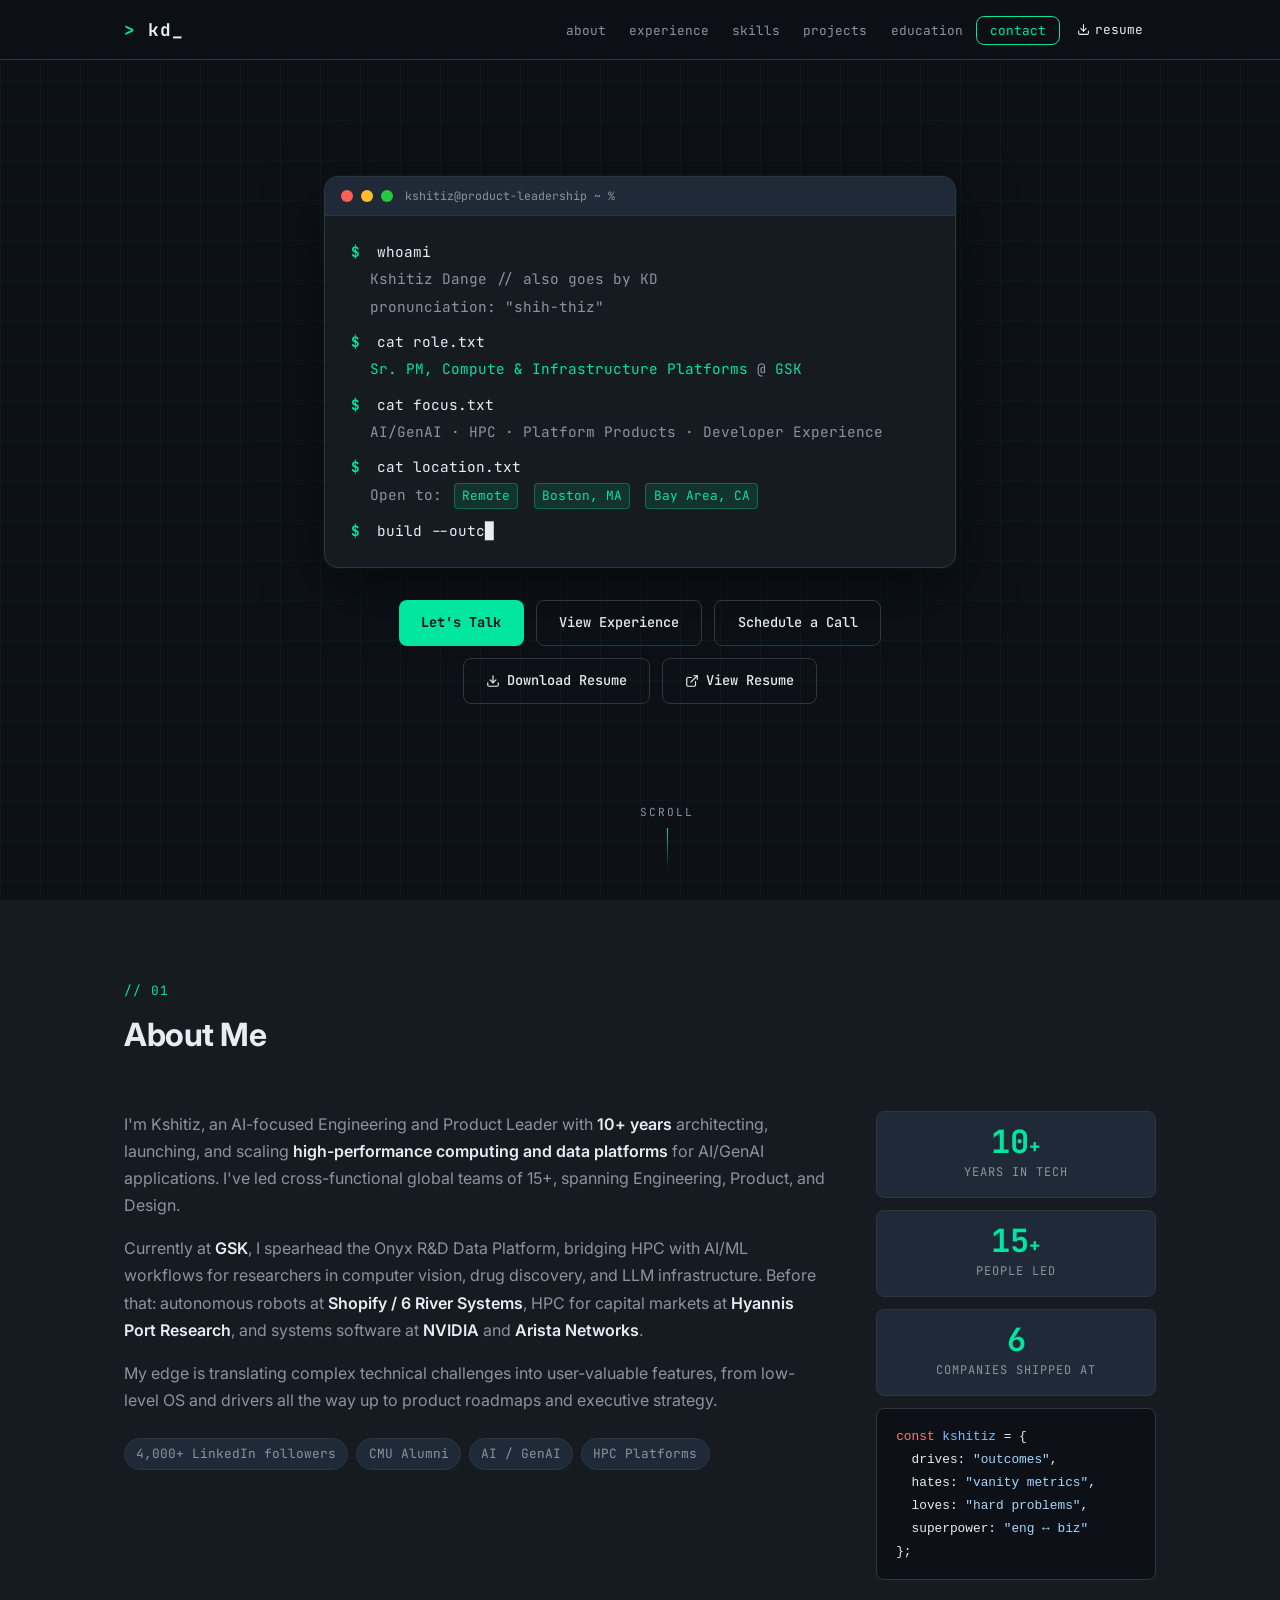
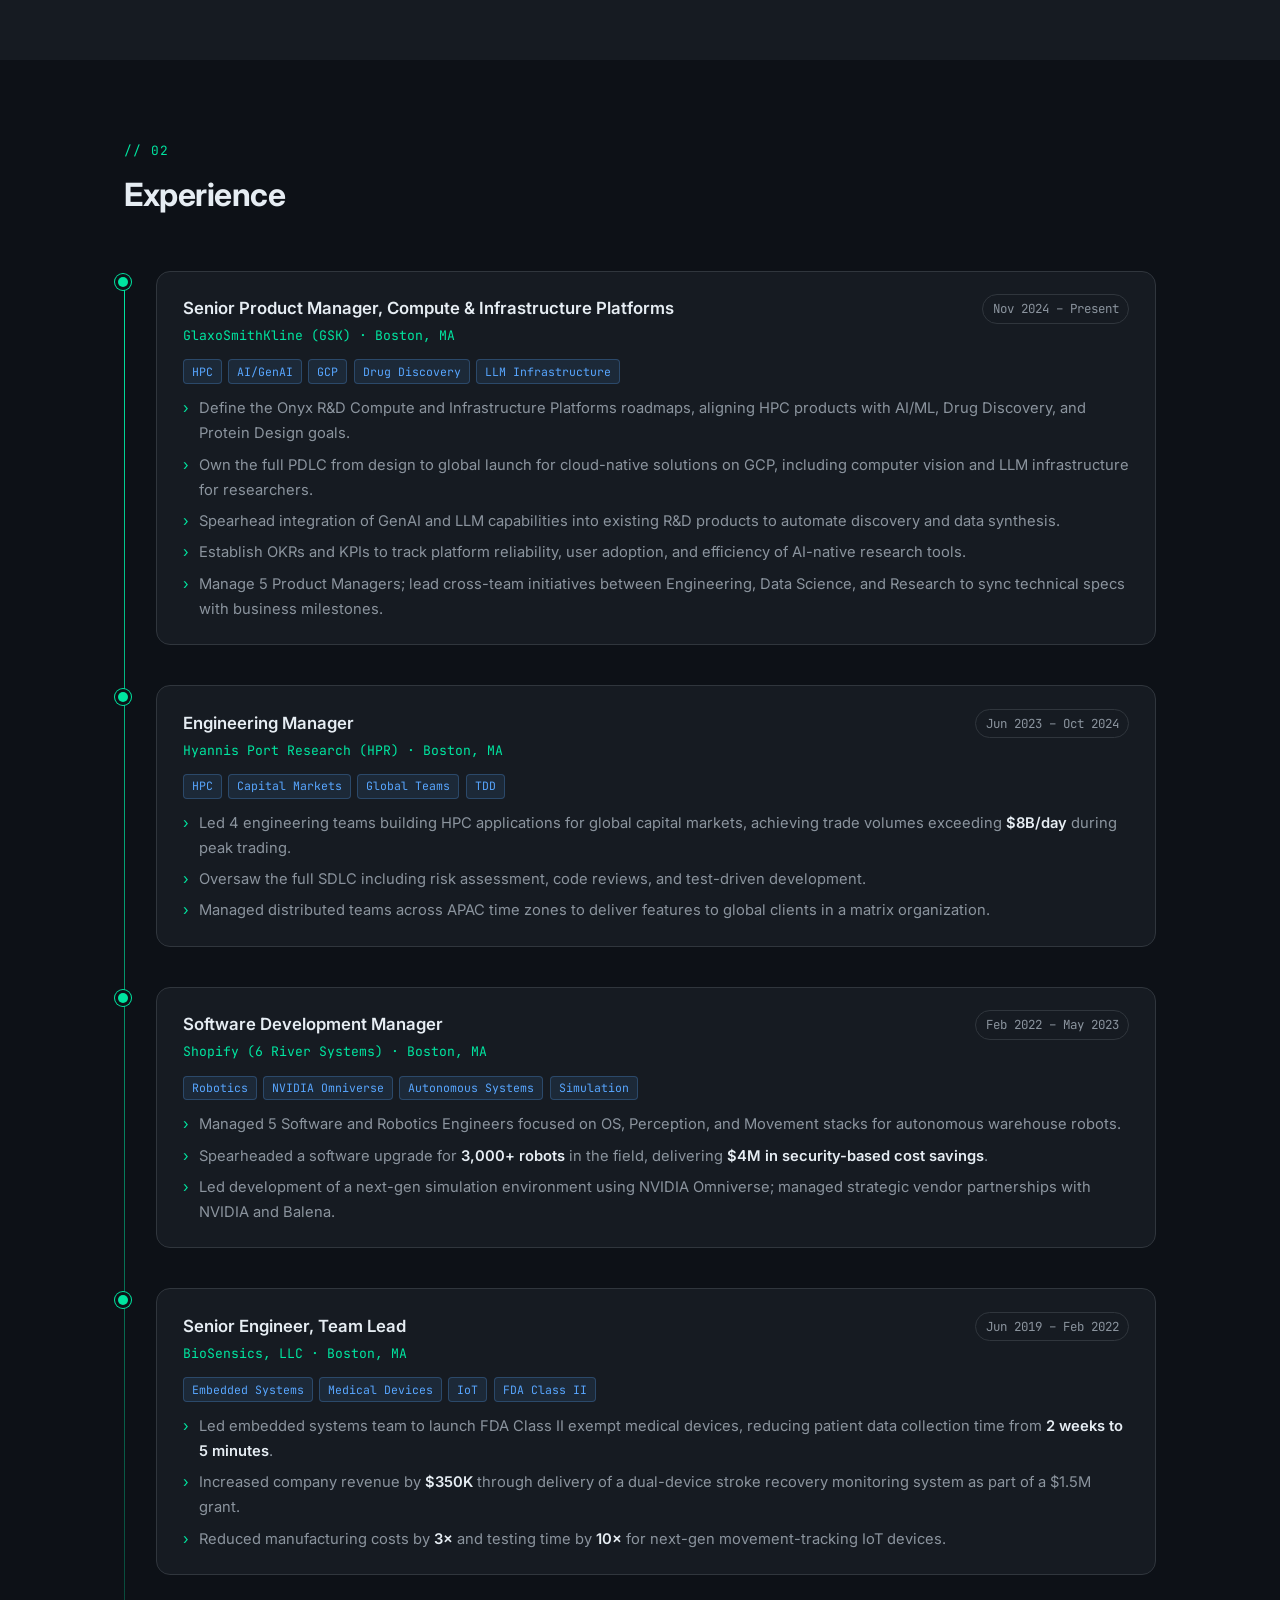
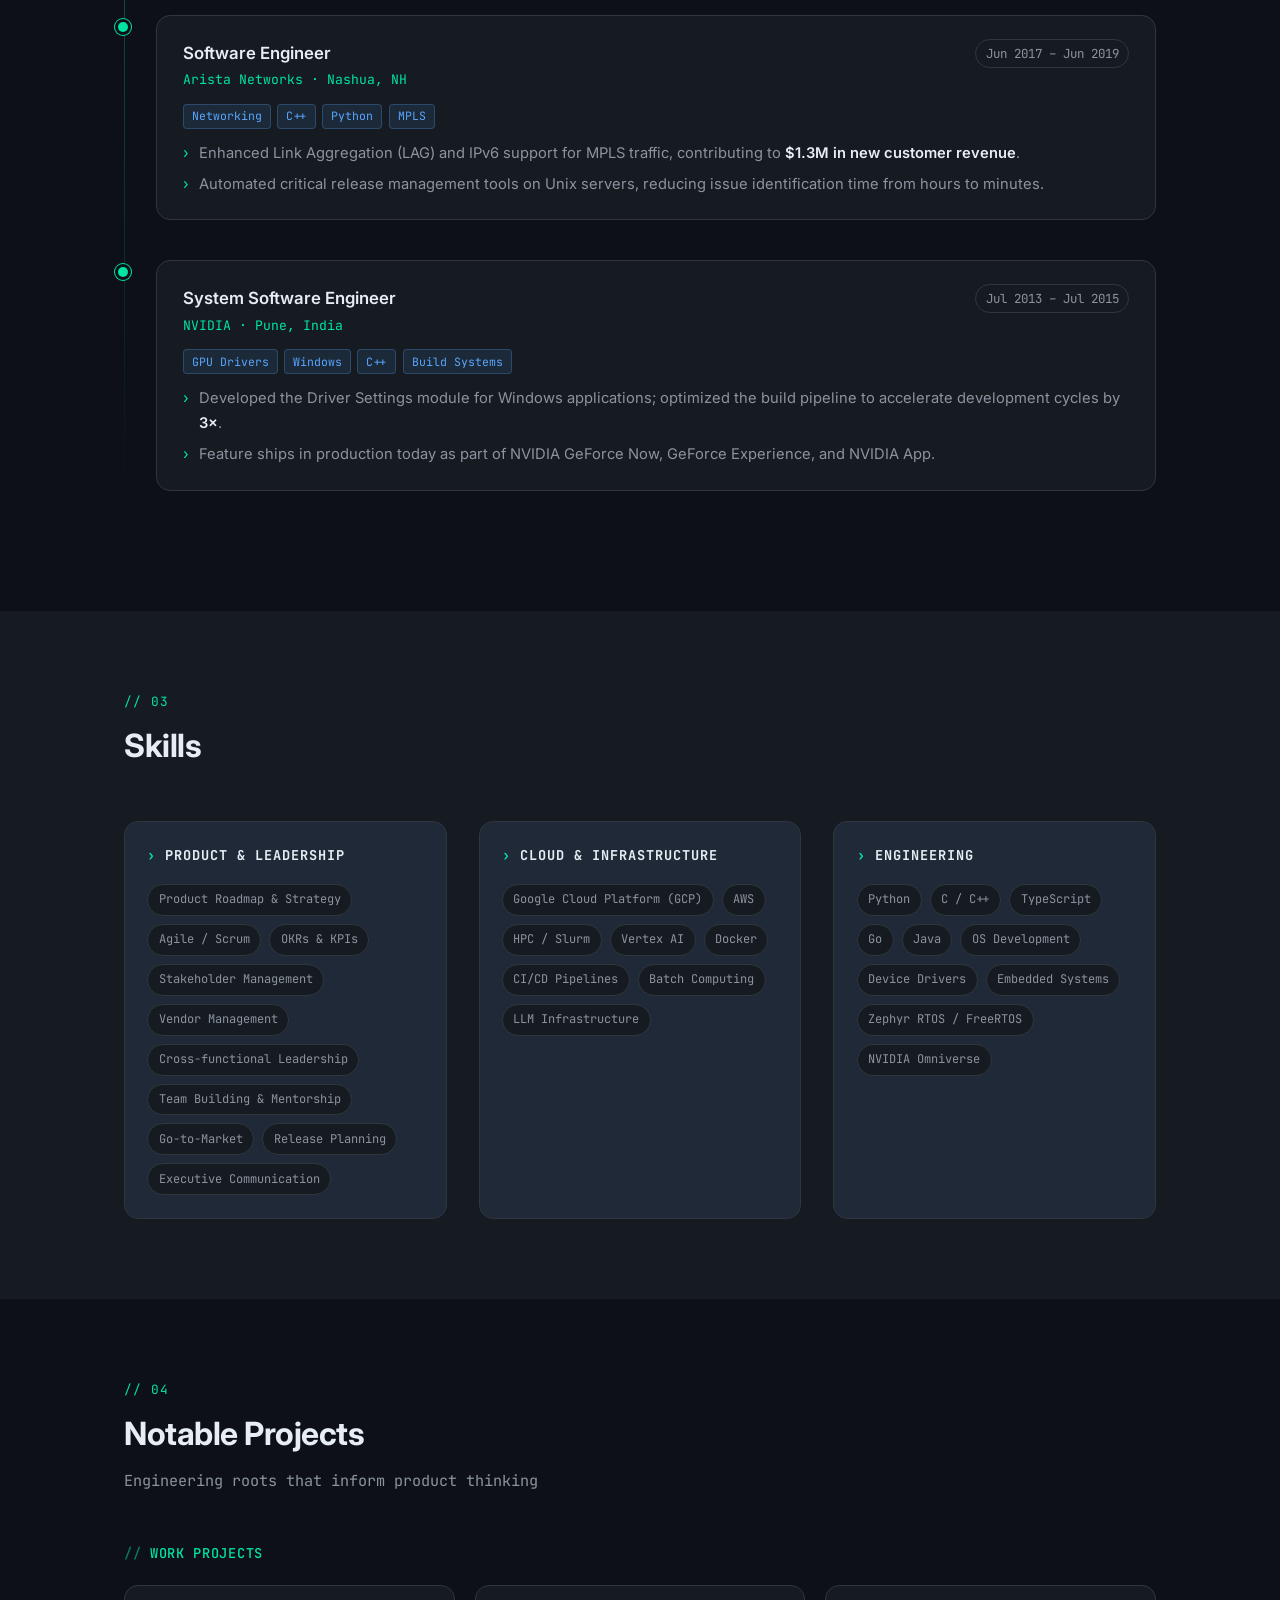
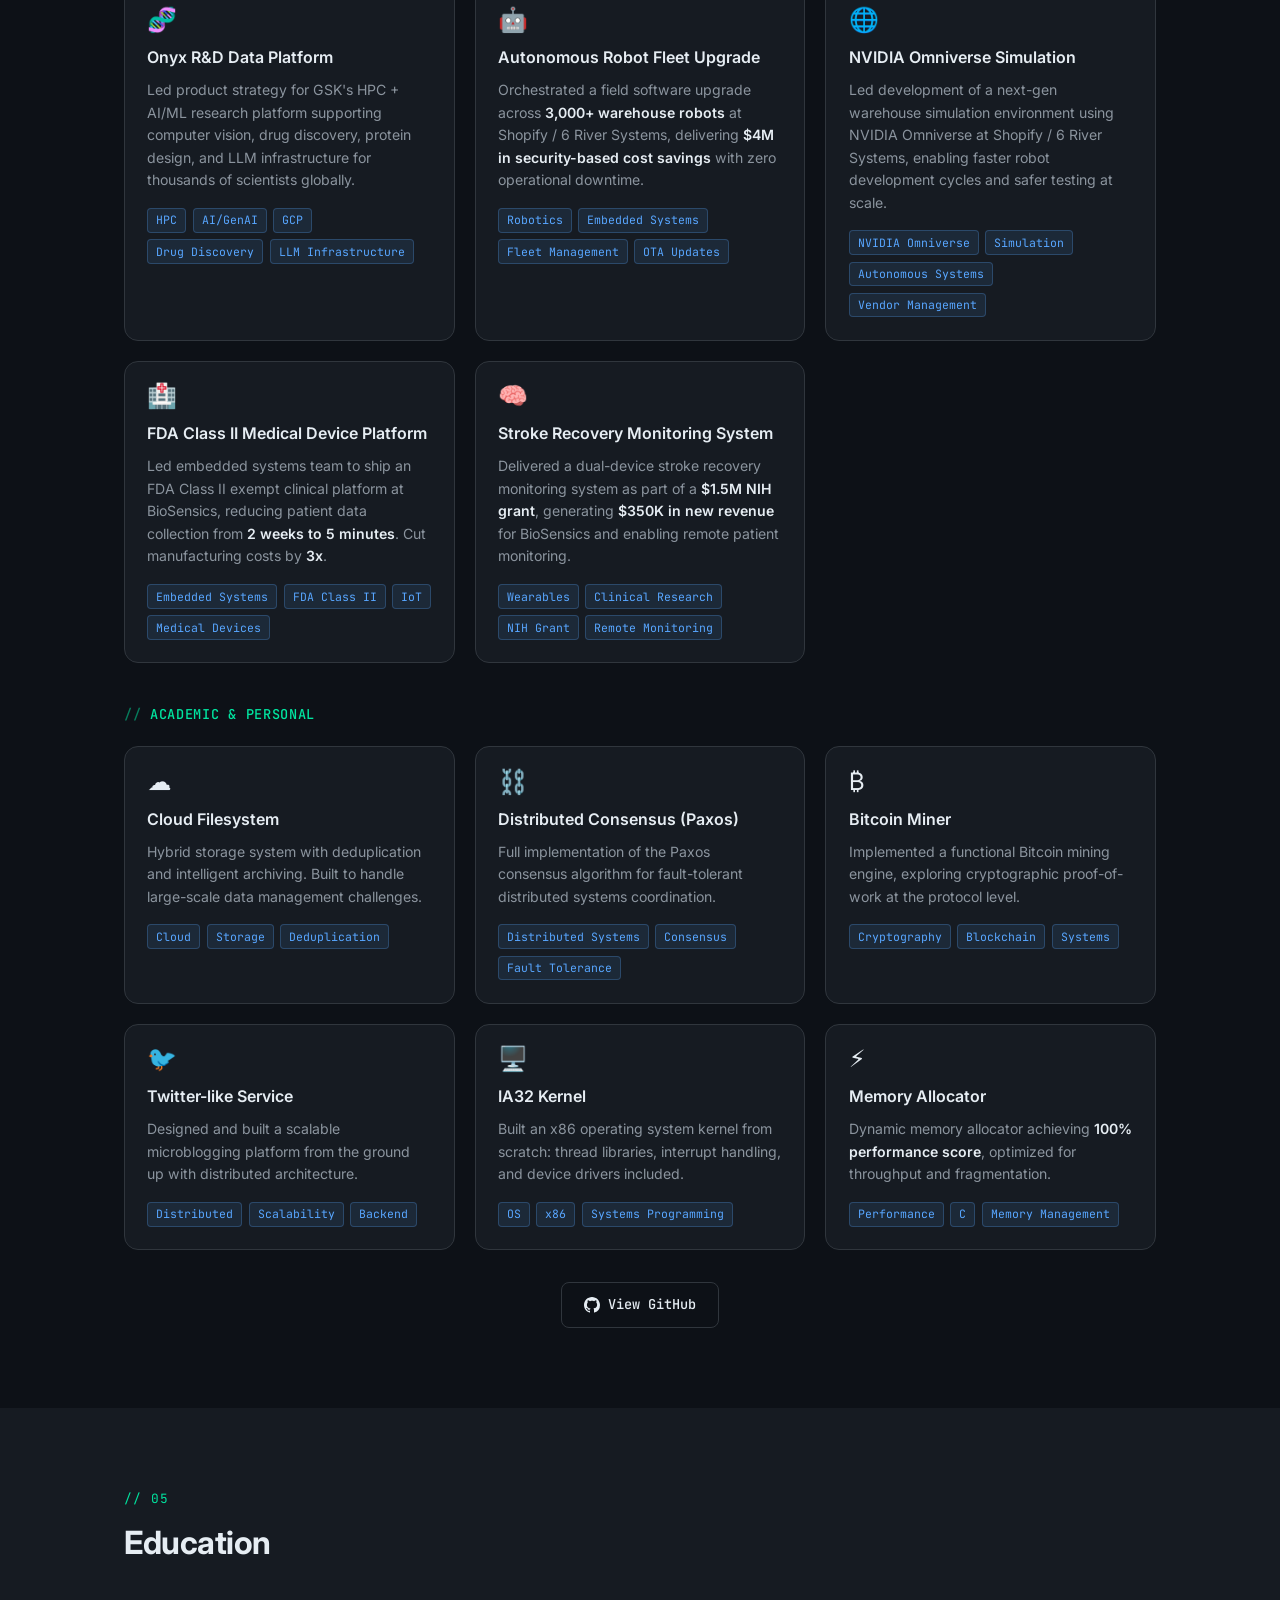
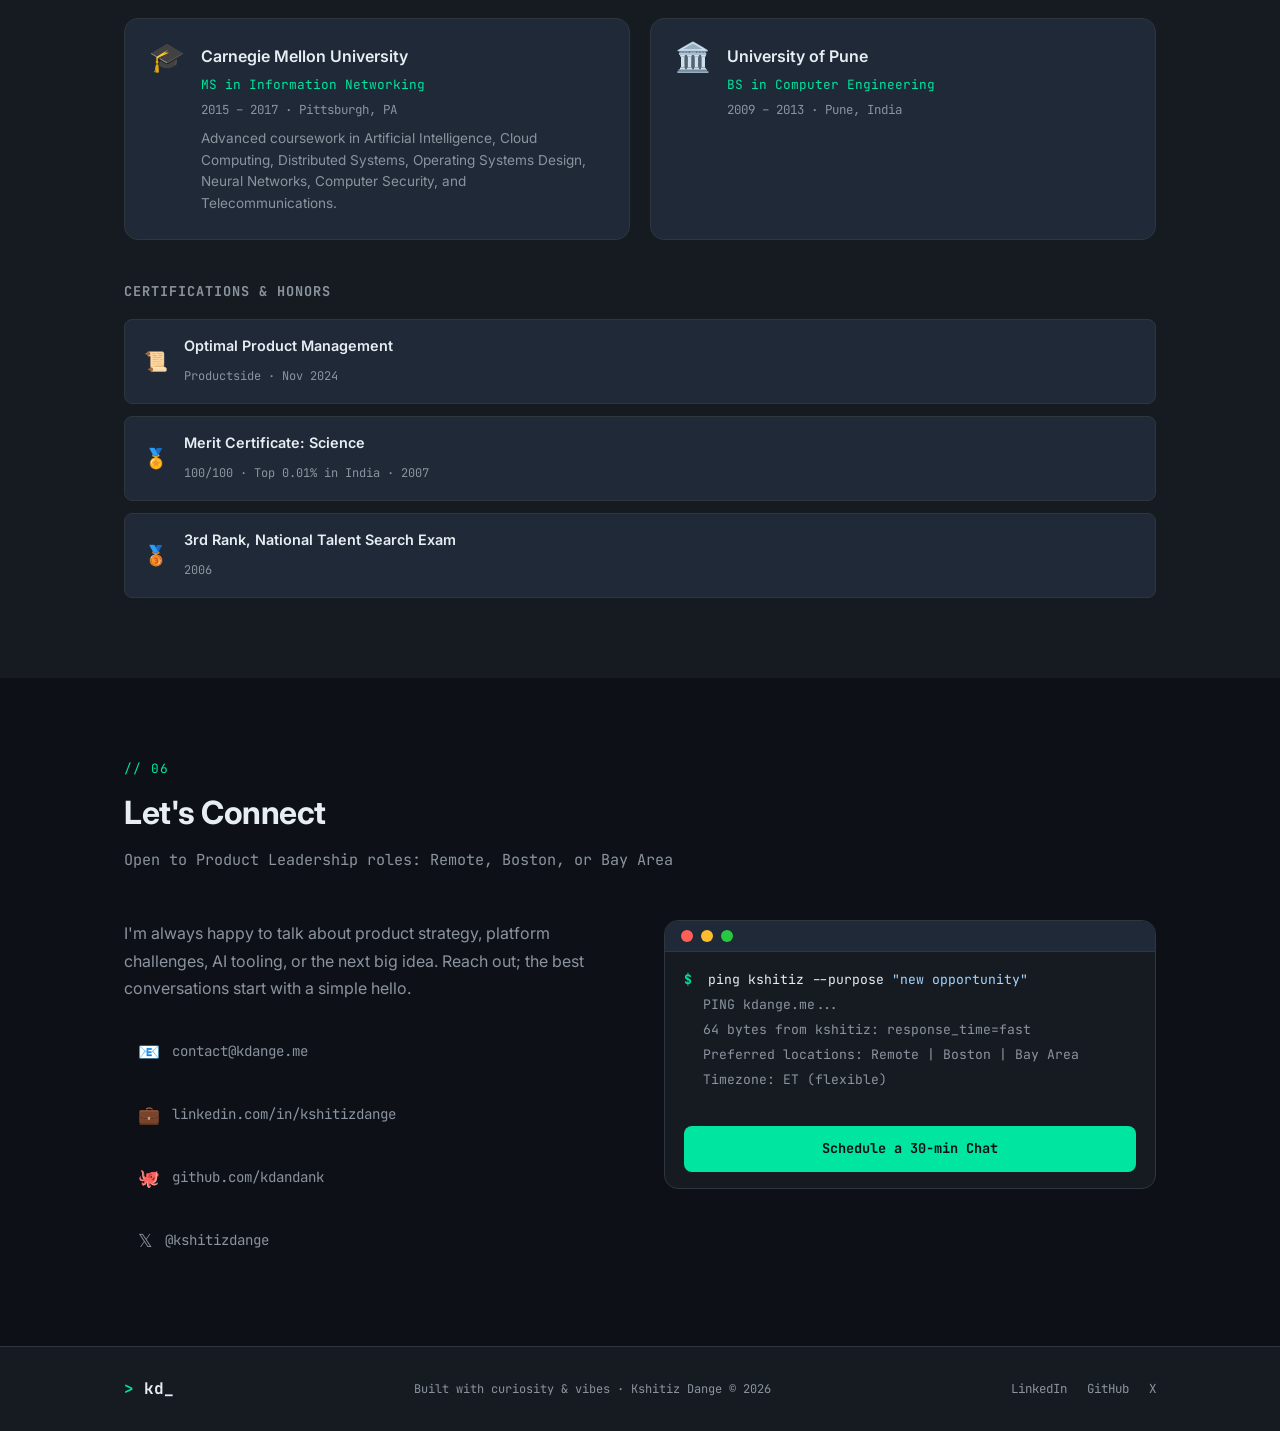
<file: portfolio/index.html>
<!DOCTYPE html>
<!-- GENERATED: do not edit directly. Edit _body.html, then run: python3 build.py -->
<html lang="en">
<head>
  <meta charset="UTF-8" />
  <meta name="viewport" content="width=device-width, initial-scale=1.0" />
  <title>Kshitiz Dange | Product Leader</title>
  <meta name="description" content="Kshitiz Dange (KD), Product Leader specializing in Platform Products and HPC. Open to remote, Boston, and Bay Area opportunities." />
  <link rel="preconnect" href="https://fonts.googleapis.com" />
  <link rel="preconnect" href="https://fonts.gstatic.com" crossorigin />
  <link href="https://fonts.googleapis.com/css2?family=JetBrains+Mono:wght@300;400;500;700&family=Inter:wght@300;400;500;600;700&display=swap" rel="stylesheet" />
  <link rel="icon" type="image/png" href="assets/images/favicon.png" />
  <link rel="stylesheet" href="style.css" />
</head>
<body>
  <!-- NAV -->
  <nav id="nav">
    <div class="nav-inner">
      <a href="#hero" class="nav-logo"><span class="accent">&gt;</span> kd<span class="cursor-blink">_</span></a>
      <ul class="nav-links">
        <li><a href="#about">about</a></li>
        <li><a href="#experience">experience</a></li>
        <li><a href="#skills">skills</a></li>
        <li><a href="#projects">projects</a></li>
        <li><a href="#education">education</a></li>
        <li><a href="#contact" class="nav-cta">contact</a></li>
        <li><a href="assets/resume/KshitizDangeResume_4_26.pdf" download class="nav-resume-btn">
          <svg width="13" height="13" viewBox="0 0 24 24" fill="none" stroke="currentColor" stroke-width="2" stroke-linecap="round" stroke-linejoin="round"><path d="M21 15v4a2 2 0 0 1-2 2H5a2 2 0 0 1-2-2v-4"/><polyline points="7 10 12 15 17 10"/><line x1="12" y1="15" x2="12" y2="3"/></svg>
          resume
        </a></li>
      </ul>
      <button class="hamburger" id="hamburger" aria-label="Toggle menu">
        <span></span><span></span><span></span>
      </button>
    </div>
    <div class="nav-mobile" id="nav-mobile">
      <a href="#about">about</a>
      <a href="#experience">experience</a>
      <a href="#skills">skills</a>
      <a href="#projects">projects</a>
      <a href="#education">education</a>
      <a href="#contact">contact</a>
    </div>
  </nav>

  <!-- HERO -->
  <section id="hero">
    <div class="hero-bg-grid"></div>
    <div class="hero-content">
      <div class="terminal-window">
        <div class="terminal-bar">
          <span class="dot red"></span>
          <span class="dot yellow"></span>
          <span class="dot green"></span>
          <span class="terminal-title">kshitiz@product-leadership ~ %</span>
        </div>
        <div class="terminal-body">
          <p class="terminal-line"><span class="prompt">$</span> whoami</p>
          <p class="terminal-output">Kshitiz Dange <span class="dim">// also goes by KD</span></p>
          <p class="terminal-output dim">pronunciation: "shih-thiz"</p>
          <p class="terminal-line mt"><span class="prompt">$</span> cat role.txt</p>
          <p class="terminal-output"><span class="accent">Sr. PM, Compute &amp; Infrastructure Platforms</span> @ <span class="accent">GSK</span></p>
          <p class="terminal-line mt"><span class="prompt">$</span> cat focus.txt</p>
          <p class="terminal-output">AI/GenAI · HPC · Platform Products · Developer Experience</p>
          <p class="terminal-line mt"><span class="prompt">$</span> cat location.txt</p>
          <p class="terminal-output">Open to: <span class="tag">Remote</span> <span class="tag">Boston, MA</span> <span class="tag">Bay Area, CA</span></p>
          <p class="terminal-line mt"><span class="prompt">$</span> <span id="typing-cursor" class="cursor-blink">█</span></p>
        </div>
      </div>
      <div class="hero-cta-row">
        <a href="#contact" class="btn btn-primary">Let's Talk</a>
        <a href="#experience" class="btn btn-ghost">View Experience</a>
        <a href="https://calendly.com/kdange/1-on-1-with-dange" target="_blank" rel="noopener" class="btn btn-ghost">Schedule a Call</a>
        <a href="assets/resume/KshitizDangeResume_4_26.pdf" download class="btn btn-ghost">
          <svg width="14" height="14" viewBox="0 0 24 24" fill="none" stroke="currentColor" stroke-width="2" stroke-linecap="round" stroke-linejoin="round"><path d="M21 15v4a2 2 0 0 1-2 2H5a2 2 0 0 1-2-2v-4"/><polyline points="7 10 12 15 17 10"/><line x1="12" y1="15" x2="12" y2="3"/></svg>
          Download Resume
        </a>
        <a href="assets/resume/KshitizDangeResume_4_26.pdf" target="_blank" rel="noopener" class="btn btn-ghost">
          <svg width="14" height="14" viewBox="0 0 24 24" fill="none" stroke="currentColor" stroke-width="2" stroke-linecap="round" stroke-linejoin="round"><path d="M18 13v6a2 2 0 0 1-2 2H5a2 2 0 0 1-2-2V8a2 2 0 0 1 2-2h6"/><polyline points="15 3 21 3 21 9"/><line x1="10" y1="14" x2="21" y2="3"/></svg>
          View Resume
        </a>
      </div>
    </div>
    <div class="scroll-hint">
      <span>scroll</span>
      <div class="scroll-arrow"></div>
    </div>
  </section>

  <!-- ABOUT -->
  <section id="about">
    <div class="container">
      <div class="section-header">
        <span class="section-tag">// 01</span>
        <h2>About Me</h2>
      </div>
      <div class="about-grid">
        <div class="about-text">
          <p>
            I'm Kshitiz, an AI-focused Engineering and Product Leader with <strong>10+ years</strong> architecting, launching, and scaling <strong>high-performance computing and data platforms</strong> for AI/GenAI applications. I've led cross-functional global teams of 15+, spanning Engineering, Product, and Design.
          </p>
          <p>
            Currently at <strong>GSK</strong>, I spearhead the Onyx R&D Data Platform, bridging HPC with AI/ML workflows for researchers in computer vision, drug discovery, and LLM infrastructure. Before that: autonomous robots at <strong>Shopify / 6 River Systems</strong>, HPC for capital markets at <strong>Hyannis Port Research</strong>, and systems software at <strong>NVIDIA</strong> and <strong>Arista Networks</strong>.
          </p>
          <p>
            My edge is translating complex technical challenges into user-valuable features, from low-level OS and drivers all the way up to product roadmaps and executive strategy.
          </p>
          <div class="about-badges">
            <span class="badge">4,000+ LinkedIn followers</span>
            <span class="badge">CMU Alumni</span>
            <span class="badge">AI / GenAI</span>
            <span class="badge">HPC Platforms</span>
          </div>
        </div>
        <div class="about-card-col">
          <div class="stat-card">
            <div class="stat-number accent">10<span class="stat-plus">+</span></div>
            <div class="stat-label">years in tech</div>
          </div>
          <div class="stat-card">
            <div class="stat-number accent">15<span class="stat-plus">+</span></div>
            <div class="stat-label">people led</div>
          </div>
          <div class="stat-card">
            <div class="stat-number accent">6</div>
            <div class="stat-label">companies shipped at</div>
          </div>
          <div class="code-snippet">
            <pre><span class="c-keyword">const</span> <span class="c-var">kshitiz</span> = {
  drives: <span class="c-str">"outcomes"</span>,
  hates: <span class="c-str">"vanity metrics"</span>,
  loves: <span class="c-str">"hard problems"</span>,
  superpower: <span class="c-str">"eng ↔ biz"</span>
};</pre>
          </div>
        </div>
      </div>
    </div>
  </section>

  <!-- EXPERIENCE -->
  <section id="experience">
    <div class="container">
      <div class="section-header">
        <span class="section-tag">// 02</span>
        <h2>Experience</h2>
      </div>
      <div class="timeline">

        <div class="timeline-item">
          <div class="timeline-marker"></div>
          <div class="timeline-content">
            <div class="tl-header">
              <div>
                <h3 class="tl-title">Senior Product Manager, Compute &amp; Infrastructure Platforms</h3>
                <span class="tl-company">GlaxoSmithKline (GSK) · Boston, MA</span>
              </div>
              <span class="tl-date">Nov 2024 – Present</span>
            </div>
            <div class="tl-tags">
              <span class="chip">HPC</span>
              <span class="chip">AI/GenAI</span>
              <span class="chip">GCP</span>
              <span class="chip">Drug Discovery</span>
              <span class="chip">LLM Infrastructure</span>
            </div>
            <ul class="tl-bullets">
              <li>Define the Onyx R&D Compute and Infrastructure Platforms roadmaps, aligning HPC products with AI/ML, Drug Discovery, and Protein Design goals.</li>
              <li>Own the full PDLC from design to global launch for cloud-native solutions on GCP, including computer vision and LLM infrastructure for researchers.</li>
              <li>Spearhead integration of GenAI and LLM capabilities into existing R&D products to automate discovery and data synthesis.</li>
              <li>Establish OKRs and KPIs to track platform reliability, user adoption, and efficiency of AI-native research tools.</li>
              <li>Manage 5 Product Managers; lead cross-team initiatives between Engineering, Data Science, and Research to sync technical specs with business milestones.</li>
            </ul>
          </div>
        </div>

        <div class="timeline-item">
          <div class="timeline-marker"></div>
          <div class="timeline-content">
            <div class="tl-header">
              <div>
                <h3 class="tl-title">Engineering Manager</h3>
                <span class="tl-company">Hyannis Port Research (HPR) · Boston, MA</span>
              </div>
              <span class="tl-date">Jun 2023 – Oct 2024</span>
            </div>
            <div class="tl-tags">
              <span class="chip">HPC</span>
              <span class="chip">Capital Markets</span>
              <span class="chip">Global Teams</span>
              <span class="chip">TDD</span>
            </div>
            <ul class="tl-bullets">
              <li>Led 4 engineering teams building HPC applications for global capital markets, achieving trade volumes exceeding <strong>$8B/day</strong> during peak trading.</li>
              <li>Oversaw the full SDLC including risk assessment, code reviews, and test-driven development.</li>
              <li>Managed distributed teams across APAC time zones to deliver features to global clients in a matrix organization.</li>
            </ul>
          </div>
        </div>

        <div class="timeline-item">
          <div class="timeline-marker"></div>
          <div class="timeline-content">
            <div class="tl-header">
              <div>
                <h3 class="tl-title">Software Development Manager</h3>
                <span class="tl-company">Shopify (6 River Systems) · Boston, MA</span>
              </div>
              <span class="tl-date">Feb 2022 – May 2023</span>
            </div>
            <div class="tl-tags">
              <span class="chip">Robotics</span>
              <span class="chip">NVIDIA Omniverse</span>
              <span class="chip">Autonomous Systems</span>
              <span class="chip">Simulation</span>
            </div>
            <ul class="tl-bullets">
              <li>Managed 5 Software and Robotics Engineers focused on OS, Perception, and Movement stacks for autonomous warehouse robots.</li>
              <li>Spearheaded a software upgrade for <strong>3,000+ robots</strong> in the field, delivering <strong>$4M in security-based cost savings</strong>.</li>
              <li>Led development of a next-gen simulation environment using NVIDIA Omniverse; managed strategic vendor partnerships with NVIDIA and Balena.</li>
            </ul>
          </div>
        </div>

        <div class="timeline-item">
          <div class="timeline-marker"></div>
          <div class="timeline-content">
            <div class="tl-header">
              <div>
                <h3 class="tl-title">Senior Engineer, Team Lead</h3>
                <span class="tl-company">BioSensics, LLC · Boston, MA</span>
              </div>
              <span class="tl-date">Jun 2019 – Feb 2022</span>
            </div>
            <div class="tl-tags">
              <span class="chip">Embedded Systems</span>
              <span class="chip">Medical Devices</span>
              <span class="chip">IoT</span>
              <span class="chip">FDA Class II</span>
            </div>
            <ul class="tl-bullets">
              <li>Led embedded systems team to launch FDA Class II exempt medical devices, reducing patient data collection time from <strong>2 weeks to 5 minutes</strong>.</li>
              <li>Increased company revenue by <strong>$350K</strong> through delivery of a dual-device stroke recovery monitoring system as part of a $1.5M grant.</li>
              <li>Reduced manufacturing costs by <strong>3×</strong> and testing time by <strong>10×</strong> for next-gen movement-tracking IoT devices.</li>
            </ul>
          </div>
        </div>

        <div class="timeline-item">
          <div class="timeline-marker"></div>
          <div class="timeline-content">
            <div class="tl-header">
              <div>
                <h3 class="tl-title">Software Engineer</h3>
                <span class="tl-company">Arista Networks · Nashua, NH</span>
              </div>
              <span class="tl-date">Jun 2017 – Jun 2019</span>
            </div>
            <div class="tl-tags">
              <span class="chip">Networking</span>
              <span class="chip">C++</span>
              <span class="chip">Python</span>
              <span class="chip">MPLS</span>
            </div>
            <ul class="tl-bullets">
              <li>Enhanced Link Aggregation (LAG) and IPv6 support for MPLS traffic, contributing to <strong>$1.3M in new customer revenue</strong>.</li>
              <li>Automated critical release management tools on Unix servers, reducing issue identification time from hours to minutes.</li>
            </ul>
          </div>
        </div>

        <div class="timeline-item">
          <div class="timeline-marker"></div>
          <div class="timeline-content">
            <div class="tl-header">
              <div>
                <h3 class="tl-title">System Software Engineer</h3>
                <span class="tl-company">NVIDIA · Pune, India</span>
              </div>
              <span class="tl-date">Jul 2013 – Jul 2015</span>
            </div>
            <div class="tl-tags">
              <span class="chip">GPU Drivers</span>
              <span class="chip">Windows</span>
              <span class="chip">C++</span>
              <span class="chip">Build Systems</span>
            </div>
            <ul class="tl-bullets">
              <li>Developed the Driver Settings module for Windows applications; optimized the build pipeline to accelerate development cycles by <strong>3×</strong>.</li>
              <li>Feature ships in production today as part of NVIDIA GeForce Now, GeForce Experience, and NVIDIA App.</li>
            </ul>
          </div>
        </div>

      </div>
    </div>
  </section>

  <!-- SKILLS -->
  <section id="skills">
    <div class="container">
      <div class="section-header">
        <span class="section-tag">// 03</span>
        <h2>Skills</h2>
      </div>
      <div class="skills-grid">

        <div class="skill-group">
          <h4 class="skill-group-title"><span class="accent">›</span> Product &amp; Leadership</h4>
          <div class="skill-pills">
            <span class="pill">Product Roadmap &amp; Strategy</span>
            <span class="pill">Agile / Scrum</span>
            <span class="pill">OKRs &amp; KPIs</span>
            <span class="pill">Stakeholder Management</span>
            <span class="pill">Vendor Management</span>
            <span class="pill">Cross-functional Leadership</span>
            <span class="pill">Team Building &amp; Mentorship</span>
            <span class="pill">Go-to-Market</span>
            <span class="pill">Release Planning</span>
            <span class="pill">Executive Communication</span>
          </div>
        </div>

        <div class="skill-group">
          <h4 class="skill-group-title"><span class="accent">›</span> Cloud &amp; Infrastructure</h4>
          <div class="skill-pills">
            <span class="pill">Google Cloud Platform (GCP)</span>
            <span class="pill">AWS</span>
            <span class="pill">HPC / Slurm</span>
            <span class="pill">Vertex AI</span>
            <span class="pill">Docker</span>
            <span class="pill">CI/CD Pipelines</span>
            <span class="pill">Batch Computing</span>
            <span class="pill">LLM Infrastructure</span>
          </div>
        </div>

        <div class="skill-group">
          <h4 class="skill-group-title"><span class="accent">›</span> Engineering</h4>
          <div class="skill-pills">
            <span class="pill">Python</span>
            <span class="pill">C / C++</span>
            <span class="pill">TypeScript</span>
            <span class="pill">Go</span>
            <span class="pill">Java</span>
            <span class="pill">OS Development</span>
            <span class="pill">Device Drivers</span>
            <span class="pill">Embedded Systems</span>
            <span class="pill">Zephyr RTOS / FreeRTOS</span>
            <span class="pill">NVIDIA Omniverse</span>
          </div>
        </div>

      </div>
    </div>
  </section>

  <!-- PROJECTS -->
  <section id="projects">
    <div class="container">
      <div class="section-header">
        <span class="section-tag">// 04</span>
        <h2>Notable Projects</h2>
        <span class="section-sub">Engineering roots that inform product thinking</span>
      </div>

      <h3 class="projects-subsection">Work Projects</h3>
      <div class="projects-grid">

        <div class="project-card">
          <div class="project-icon">🧬</div>
          <h3>Onyx R&amp;D Data Platform</h3>
          <p>Led product strategy for GSK's HPC + AI/ML research platform supporting computer vision, drug discovery, protein design, and LLM infrastructure for thousands of scientists globally.</p>
          <div class="project-tags">
            <span class="chip">HPC</span>
            <span class="chip">AI/GenAI</span>
            <span class="chip">GCP</span>
            <span class="chip">Drug Discovery</span>
            <span class="chip">LLM Infrastructure</span>
          </div>
        </div>

        <div class="project-card">
          <div class="project-icon">🤖</div>
          <h3>Autonomous Robot Fleet Upgrade</h3>
          <p>Orchestrated a field software upgrade across <strong>3,000+ warehouse robots</strong> at Shopify / 6 River Systems, delivering <strong>$4M in security-based cost savings</strong> with zero operational downtime.</p>
          <div class="project-tags">
            <span class="chip">Robotics</span>
            <span class="chip">Embedded Systems</span>
            <span class="chip">Fleet Management</span>
            <span class="chip">OTA Updates</span>
          </div>
        </div>

        <div class="project-card">
          <div class="project-icon">🌐</div>
          <h3>NVIDIA Omniverse Simulation</h3>
          <p>Led development of a next-gen warehouse simulation environment using NVIDIA Omniverse at Shopify / 6 River Systems, enabling faster robot development cycles and safer testing at scale.</p>
          <div class="project-tags">
            <span class="chip">NVIDIA Omniverse</span>
            <span class="chip">Simulation</span>
            <span class="chip">Autonomous Systems</span>
            <span class="chip">Vendor Management</span>
          </div>
        </div>

        <div class="project-card">
          <div class="project-icon">🏥</div>
          <h3>FDA Class II Medical Device Platform</h3>
          <p>Led embedded systems team to ship an FDA Class II exempt clinical platform at BioSensics, reducing patient data collection from <strong>2 weeks to 5 minutes</strong>. Cut manufacturing costs by <strong>3x</strong>.</p>
          <div class="project-tags">
            <span class="chip">Embedded Systems</span>
            <span class="chip">FDA Class II</span>
            <span class="chip">IoT</span>
            <span class="chip">Medical Devices</span>
          </div>
        </div>

        <div class="project-card">
          <div class="project-icon">🧠</div>
          <h3>Stroke Recovery Monitoring System</h3>
          <p>Delivered a dual-device stroke recovery monitoring system as part of a <strong>$1.5M NIH grant</strong>, generating <strong>$350K in new revenue</strong> for BioSensics and enabling remote patient monitoring.</p>
          <div class="project-tags">
            <span class="chip">Wearables</span>
            <span class="chip">Clinical Research</span>
            <span class="chip">NIH Grant</span>
            <span class="chip">Remote Monitoring</span>
          </div>
        </div>

      </div>

      <h3 class="projects-subsection">Academic &amp; Personal</h3>
      <div class="projects-grid">

        <div class="project-card">
          <div class="project-icon">☁️</div>
          <h3>Cloud Filesystem</h3>
          <p>Hybrid storage system with deduplication and intelligent archiving. Built to handle large-scale data management challenges.</p>
          <div class="project-tags">
            <span class="chip">Cloud</span>
            <span class="chip">Storage</span>
            <span class="chip">Deduplication</span>
          </div>
        </div>

        <div class="project-card">
          <div class="project-icon">⛓️</div>
          <h3>Distributed Consensus (Paxos)</h3>
          <p>Full implementation of the Paxos consensus algorithm for fault-tolerant distributed systems coordination.</p>
          <div class="project-tags">
            <span class="chip">Distributed Systems</span>
            <span class="chip">Consensus</span>
            <span class="chip">Fault Tolerance</span>
          </div>
        </div>

        <div class="project-card">
          <div class="project-icon">₿</div>
          <h3>Bitcoin Miner</h3>
          <p>Implemented a functional Bitcoin mining engine, exploring cryptographic proof-of-work at the protocol level.</p>
          <div class="project-tags">
            <span class="chip">Cryptography</span>
            <span class="chip">Blockchain</span>
            <span class="chip">Systems</span>
          </div>
        </div>

        <div class="project-card">
          <div class="project-icon">🐦</div>
          <h3>Twitter-like Service</h3>
          <p>Designed and built a scalable microblogging platform from the ground up with distributed architecture.</p>
          <div class="project-tags">
            <span class="chip">Distributed</span>
            <span class="chip">Scalability</span>
            <span class="chip">Backend</span>
          </div>
        </div>

        <div class="project-card">
          <div class="project-icon">🖥️</div>
          <h3>IA32 Kernel</h3>
          <p>Built an x86 operating system kernel from scratch: thread libraries, interrupt handling, and device drivers included.</p>
          <div class="project-tags">
            <span class="chip">OS</span>
            <span class="chip">x86</span>
            <span class="chip">Systems Programming</span>
          </div>
        </div>

        <div class="project-card">
          <div class="project-icon">⚡</div>
          <h3>Memory Allocator</h3>
          <p>Dynamic memory allocator achieving <strong>100% performance score</strong>, optimized for throughput and fragmentation.</p>
          <div class="project-tags">
            <span class="chip">Performance</span>
            <span class="chip">C</span>
            <span class="chip">Memory Management</span>
          </div>
        </div>

      </div>
      <div class="projects-footer">
        <a href="https://github.com/kdandank" target="_blank" rel="noopener" class="btn btn-ghost">
          <svg width="16" height="16" viewBox="0 0 24 24" fill="currentColor"><path d="M12 0C5.37 0 0 5.37 0 12c0 5.31 3.435 9.795 8.205 11.385.6.105.825-.255.825-.57 0-.285-.015-1.23-.015-2.235-3.015.555-3.795-.735-4.035-1.41-.135-.345-.72-1.41-1.23-1.695-.42-.225-1.02-.78-.015-.795.945-.015 1.62.87 1.845 1.23 1.08 1.815 2.805 1.305 3.495.99.105-.78.42-1.305.765-1.605-2.67-.3-5.46-1.335-5.46-5.925 0-1.305.465-2.385 1.23-3.225-.12-.3-.54-1.53.12-3.18 0 0 1.005-.315 3.3 1.23.96-.27 1.98-.405 3-.405s2.04.135 3 .405c2.295-1.56 3.3-1.23 3.3-1.23.66 1.65.24 2.88.12 3.18.765.84 1.23 1.905 1.23 3.225 0 4.605-2.805 5.625-5.475 5.925.435.375.81 1.095.81 2.22 0 1.605-.015 2.895-.015 3.3 0 .315.225.69.825.57A12.02 12.02 0 0 0 24 12c0-6.63-5.37-12-12-12z"/></svg>
          View GitHub
        </a>
      </div>
    </div>
  </section>

  <!-- EDUCATION -->
  <section id="education">
    <div class="container">
      <div class="section-header">
        <span class="section-tag">// 05</span>
        <h2>Education</h2>
      </div>
      <div class="edu-grid">

        <div class="edu-card">
          <div class="edu-icon">🎓</div>
          <div class="edu-body">
            <h3>Carnegie Mellon University</h3>
            <p class="edu-degree">MS in Information Networking</p>
            <p class="edu-date">2015 – 2017 · Pittsburgh, PA</p>
            <p class="edu-desc">Advanced coursework in Artificial Intelligence, Cloud Computing, Distributed Systems, Operating Systems Design, Neural Networks, Computer Security, and Telecommunications.</p>
          </div>
        </div>

        <div class="edu-card">
          <div class="edu-icon">🏛️</div>
          <div class="edu-body">
            <h3>University of Pune</h3>
            <p class="edu-degree">BS in Computer Engineering</p>
            <p class="edu-date">2009 – 2013 · Pune, India</p>
          </div>
        </div>

      </div>

      <div class="cert-row">
        <h4 class="cert-heading">Certifications &amp; Honors</h4>
        <div class="cert-cards">
          <div class="cert-card">
            <span class="cert-icon">📜</span>
            <div>
              <strong>Optimal Product Management</strong>
              <span class="cert-source">Productside · Nov 2024</span>
            </div>
          </div>
          <div class="cert-card">
            <span class="cert-icon">🏅</span>
            <div>
              <strong>Merit Certificate: Science</strong>
              <span class="cert-source">100/100 · Top 0.01% in India · 2007</span>
            </div>
          </div>
          <div class="cert-card">
            <span class="cert-icon">🥉</span>
            <div>
              <strong>3rd Rank, National Talent Search Exam</strong>
              <span class="cert-source">2006</span>
            </div>
          </div>
        </div>
      </div>
    </div>
  </section>

  <!-- CONTACT -->
  <section id="contact">
    <div class="container">
      <div class="section-header">
        <span class="section-tag">// 06</span>
        <h2>Let's Connect</h2>
        <span class="section-sub">Open to Product Leadership roles: Remote, Boston, or Bay Area</span>
      </div>
      <div class="contact-grid">
        <div class="contact-left">
          <p>I'm always happy to talk about product strategy, platform challenges, AI tooling, or the next big idea. Reach out; the best conversations start with a simple hello.</p>
          <div class="contact-links">
            <a href="mailto:contact@kdange.me" class="contact-link">
              <span class="contact-link-icon">📧</span>
              <span>contact@kdange.me</span>
            </a>
            <a href="https://linkedin.com/in/kshitizdange" target="_blank" rel="noopener" class="contact-link">
              <span class="contact-link-icon">💼</span>
              <span>linkedin.com/in/kshitizdange</span>
            </a>
            <a href="https://github.com/kdandank" target="_blank" rel="noopener" class="contact-link">
              <span class="contact-link-icon">🐙</span>
              <span>github.com/kdandank</span>
            </a>
            <a href="https://x.com/kshitizdange" target="_blank" rel="noopener" class="contact-link">
              <span class="contact-link-icon">𝕏</span>
              <span>@kshitizdange</span>
            </a>
          </div>
        </div>
        <div class="contact-right">
          <div class="terminal-card">
            <div class="terminal-bar small">
              <span class="dot red"></span><span class="dot yellow"></span><span class="dot green"></span>
            </div>
            <div class="terminal-body small">
              <p><span class="prompt">$</span> ping kshitiz --purpose <span class="c-str">"new opportunity"</span></p>
              <p class="terminal-output">PING kdange.me...</p>
              <p class="terminal-output accent">64 bytes from kshitiz: response_time=fast</p>
              <p class="terminal-output dim">Preferred locations: Remote | Boston | Bay Area</p>
              <p class="terminal-output dim">Timezone: ET (flexible)</p>
              <p>&nbsp;</p>
              <a href="https://calendly.com/kdange/1-on-1-with-dange" target="_blank" rel="noopener" class="btn btn-primary full-width">Schedule a 30-min Chat</a>
            </div>
          </div>
        </div>
      </div>
    </div>
  </section>

  <!-- FOOTER -->
  <footer>
    <div class="container footer-inner">
      <span class="footer-logo"><span class="accent">&gt;</span> kd<span class="cursor-blink">_</span></span>
      <span class="footer-copy">Built with curiosity & vibes · Kshitiz Dange © <span id="year"></span></span>
      <div class="footer-links">
        <a href="https://linkedin.com/in/kshitizdange" target="_blank" rel="noopener">LinkedIn</a>
        <a href="https://github.com/kdandank" target="_blank" rel="noopener">GitHub</a>
        <a href="https://x.com/kshitizdange" target="_blank" rel="noopener">X</a>
      </div>
    </div>
  </footer>
  <script src="script.js"></script>
</body>
</html>
</file>
<file: portfolio/style.css>
/*
Theme Name:  KD Portfolio
Theme URI:   https://kdange.me
Author:      Kshitiz Dange
Author URI:  https://kdange.me
Description: Single-page portfolio for Kshitiz Dange, Product Leader
Version:     1.0.0
License:     Private
Text Domain: kd-portfolio
*/

/* ===== RESET & BASE ===== */
*, *::before, *::after { box-sizing: border-box; margin: 0; padding: 0; }

:root {
  --bg:         #0d1117;
  --bg2:        #161b22;
  --bg3:        #1f2937;
  --border:     #30363d;
  --text:       #e6edf3;
  --text-dim:   #8b949e;
  --accent:     #00e5a0;
  --accent2:    #58a6ff;
  --accent3:    #f78166;
  --warn:       #e3b341;
  --font-mono:  'JetBrains Mono', 'Fira Code', monospace;
  --font-sans:  'Inter', system-ui, sans-serif;
  --radius:     8px;
  --radius-lg:  14px;
  --nav-h:      60px;
  --transition: 0.2s ease;
}

html { scroll-behavior: smooth; font-size: 16px; }

body {
  background: var(--bg);
  color: var(--text);
  font-family: var(--font-sans);
  line-height: 1.7;
  -webkit-font-smoothing: antialiased;
}

a { color: var(--accent); text-decoration: none; transition: opacity var(--transition); }
a:hover { opacity: 0.8; }

strong { color: var(--text); font-weight: 600; }

ul { list-style: none; }

.container {
  max-width: 1080px;
  margin: 0 auto;
  padding: 0 1.5rem;
}

section {
  padding: 5rem 0;
}

/* ===== ACCENT & UTILITY ===== */
.accent { color: var(--accent); }
.dim    { color: var(--text-dim); }

/* ===== ANIMATIONS ===== */
@keyframes blink {
  0%, 100% { opacity: 1; }
  50%       { opacity: 0; }
}
.cursor-blink { animation: blink 1s step-end infinite; }

@keyframes fadeUp {
  from { opacity: 0; transform: translateY(20px); }
  to   { opacity: 1; transform: translateY(0); }
}
.fade-up { animation: fadeUp 0.6s ease forwards; }

@keyframes gridMove {
  from { background-position: 0 0; }
  to   { background-position: 40px 40px; }
}

/* ===== NAV ===== */
#nav {
  position: fixed;
  top: 0; left: 0; right: 0;
  z-index: 100;
  background: rgba(13, 17, 23, 0.85);
  backdrop-filter: blur(12px);
  border-bottom: 1px solid var(--border);
  height: var(--nav-h);
}

.nav-inner {
  max-width: 1080px;
  margin: 0 auto;
  padding: 0 1.5rem;
  height: 100%;
  display: flex;
  align-items: center;
  justify-content: space-between;
}

.nav-logo {
  font-family: var(--font-mono);
  font-size: 1.1rem;
  font-weight: 700;
  color: var(--text);
  letter-spacing: 1px;
}

.nav-links {
  display: flex;
  gap: 0.25rem;
  align-items: center;
}

.nav-links a {
  font-family: var(--font-mono);
  font-size: 0.8rem;
  color: var(--text-dim);
  padding: 0.3rem 0.6rem;
  border-radius: var(--radius);
  transition: color var(--transition), background var(--transition);
}
.nav-links a:hover { color: var(--text); background: var(--bg3); }

.nav-cta {
  border: 1px solid var(--accent) !important;
  color: var(--accent) !important;
  padding: 0.3rem 0.8rem !important;
}
.nav-cta:hover { background: var(--accent) !important; color: var(--bg) !important; }

.nav-resume-btn {
  display: flex;
  align-items: center;
  gap: 0.35rem;
  border: 1px solid var(--dim) !important;
  color: var(--dim) !important;
  padding: 0.3rem 0.8rem !important;
  border-radius: 4px;
  font-size: 0.78rem;
  transition: border-color var(--transition), color var(--transition);
}
.nav-resume-btn:hover { border-color: var(--text) !important; color: var(--text) !important; background: transparent !important; }

.hamburger {
  display: none;
  flex-direction: column;
  gap: 5px;
  background: none;
  border: none;
  cursor: pointer;
  padding: 4px;
}
.hamburger span {
  display: block;
  width: 22px;
  height: 2px;
  background: var(--text);
  border-radius: 2px;
  transition: var(--transition);
}

.nav-mobile {
  display: none;
  flex-direction: column;
  background: var(--bg2);
  border-top: 1px solid var(--border);
  padding: 1rem 1.5rem;
  gap: 0.5rem;
}
.nav-mobile a {
  font-family: var(--font-mono);
  font-size: 0.9rem;
  color: var(--text-dim);
  padding: 0.4rem 0;
}
.nav-mobile.open { display: flex; }

/* ===== HERO ===== */
#hero {
  min-height: 100vh;
  display: flex;
  flex-direction: column;
  align-items: center;
  justify-content: center;
  padding-top: var(--nav-h);
  position: relative;
  overflow: hidden;
}

.hero-bg-grid {
  position: absolute;
  inset: 0;
  background-image:
    linear-gradient(rgba(0, 229, 160, 0.04) 1px, transparent 1px),
    linear-gradient(90deg, rgba(0, 229, 160, 0.04) 1px, transparent 1px);
  background-size: 40px 40px;
  animation: gridMove 8s linear infinite;
  pointer-events: none;
}

.hero-content {
  position: relative;
  z-index: 1;
  width: 100%;
  max-width: 680px;
  padding: 0 1.5rem;
  display: flex;
  flex-direction: column;
  gap: 2rem;
  align-items: center;
}

/* ===== TERMINAL WINDOW ===== */
.terminal-window {
  width: 100%;
  background: var(--bg2);
  border: 1px solid var(--border);
  border-radius: var(--radius-lg);
  overflow: hidden;
  box-shadow: 0 20px 60px rgba(0,0,0,0.5), 0 0 0 1px rgba(0,229,160,0.05);
}

.terminal-bar {
  background: var(--bg3);
  padding: 0.55rem 1rem;
  display: flex;
  align-items: center;
  gap: 0.5rem;
  border-bottom: 1px solid var(--border);
}

.dot {
  width: 12px; height: 12px;
  border-radius: 50%;
}
.dot.red    { background: #ff5f57; }
.dot.yellow { background: #febc2e; }
.dot.green  { background: #28c840; }

.terminal-title {
  font-family: var(--font-mono);
  font-size: 0.72rem;
  color: var(--text-dim);
  margin-left: 0.25rem;
}

.terminal-body {
  padding: 1.4rem 1.6rem;
  font-family: var(--font-mono);
  font-size: 0.9rem;
  line-height: 1.9;
}

.terminal-body.small {
  padding: 1rem 1.2rem;
  font-size: 0.82rem;
}

.terminal-line { color: var(--text); }
.terminal-line.mt { margin-top: 0.5rem; }

.terminal-output {
  color: var(--text-dim);
  padding-left: 1.2rem;
}

.prompt {
  color: var(--accent);
  margin-right: 0.5rem;
  font-weight: 700;
}

.tag {
  display: inline-block;
  background: rgba(0, 229, 160, 0.12);
  color: var(--accent);
  border: 1px solid rgba(0, 229, 160, 0.3);
  border-radius: 4px;
  padding: 0 0.45rem;
  font-size: 0.8rem;
  margin: 0 0.2rem;
}

/* ===== BUTTONS ===== */
.btn {
  display: inline-flex;
  align-items: center;
  gap: 0.4rem;
  padding: 0.65rem 1.4rem;
  border-radius: var(--radius);
  font-family: var(--font-mono);
  font-size: 0.85rem;
  font-weight: 500;
  cursor: pointer;
  border: none;
  transition: all 0.2s ease;
  text-decoration: none;
}

.btn-primary {
  background: var(--accent);
  color: var(--bg);
  font-weight: 700;
}
.btn-primary:hover {
  background: #00c88a;
  opacity: 1;
  transform: translateY(-1px);
  box-shadow: 0 4px 20px rgba(0, 229, 160, 0.3);
}

.btn-ghost {
  background: transparent;
  color: var(--text);
  border: 1px solid var(--border);
}
.btn-ghost:hover {
  border-color: var(--accent);
  color: var(--accent);
  opacity: 1;
  transform: translateY(-1px);
}

.btn.full-width {
  width: 100%;
  justify-content: center;
  margin-top: 0.5rem;
}

.hero-cta-row {
  display: flex;
  gap: 0.75rem;
  flex-wrap: wrap;
  justify-content: center;
}

/* ===== SCROLL HINT ===== */
.scroll-hint {
  position: absolute;
  bottom: 2rem;
  left: 50%;
  transform: translateX(-50%);
  display: flex;
  flex-direction: column;
  align-items: center;
  gap: 0.4rem;
  color: var(--text-dim);
  font-family: var(--font-mono);
  font-size: 0.7rem;
  letter-spacing: 2px;
  text-transform: uppercase;
  animation: fadeUp 1s ease 1s forwards;
  opacity: 0;
}

.scroll-arrow {
  width: 1px;
  height: 40px;
  background: linear-gradient(to bottom, var(--accent), transparent);
  animation: blink 2s ease infinite;
}

/* ===== SECTION HEADER ===== */
.section-header {
  margin-bottom: 3rem;
}

.section-tag {
  font-family: var(--font-mono);
  font-size: 0.8rem;
  color: var(--accent);
  display: block;
  margin-bottom: 0.4rem;
  letter-spacing: 1px;
}

.section-header h2 {
  font-size: 2rem;
  font-weight: 700;
  letter-spacing: -0.5px;
}

.section-sub {
  display: block;
  color: var(--text-dim);
  font-size: 0.95rem;
  margin-top: 0.4rem;
  font-family: var(--font-mono);
}

/* ===== ABOUT ===== */
#about { background: var(--bg2); }

.about-grid {
  display: grid;
  grid-template-columns: 1fr 280px;
  gap: 3rem;
  align-items: start;
}

.about-text p {
  color: var(--text-dim);
  margin-bottom: 1rem;
  font-size: 1rem;
}
.about-text p strong { color: var(--text); }

.about-badges {
  display: flex;
  flex-wrap: wrap;
  gap: 0.5rem;
  margin-top: 1.5rem;
}

.badge {
  background: var(--bg3);
  border: 1px solid var(--border);
  color: var(--text-dim);
  padding: 0.25rem 0.7rem;
  border-radius: 20px;
  font-size: 0.8rem;
  font-family: var(--font-mono);
}

.about-card-col {
  display: flex;
  flex-direction: column;
  gap: 0.75rem;
}

.stat-card {
  background: var(--bg3);
  border: 1px solid var(--border);
  border-radius: var(--radius);
  padding: 0.9rem 1.2rem;
  text-align: center;
}

.stat-number {
  font-family: var(--font-mono);
  font-size: 2rem;
  font-weight: 700;
  line-height: 1;
}
.stat-plus { font-size: 1.2rem; }
.stat-label {
  font-size: 0.75rem;
  color: var(--text-dim);
  text-transform: uppercase;
  letter-spacing: 1px;
  margin-top: 0.25rem;
  font-family: var(--font-mono);
}

.code-snippet {
  background: var(--bg);
  border: 1px solid var(--border);
  border-radius: var(--radius);
  padding: 1rem 1.2rem;
  font-family: var(--font-mono);
  font-size: 0.8rem;
  line-height: 1.8;
}
.c-keyword { color: #ff7b72; }
.c-var     { color: #79c0ff; }
.c-str     { color: #a5d6ff; }

/* ===== EXPERIENCE / TIMELINE ===== */
#experience { background: var(--bg); }

.timeline {
  position: relative;
  padding-left: 2rem;
}

.timeline::before {
  content: '';
  position: absolute;
  left: 0;
  top: 0.5rem;
  bottom: 0;
  width: 1px;
  background: linear-gradient(to bottom, var(--accent), transparent);
}

.timeline-item {
  position: relative;
  margin-bottom: 2.5rem;
}

.timeline-marker {
  position: absolute;
  left: -2.4rem;
  top: 0.4rem;
  width: 10px;
  height: 10px;
  border-radius: 50%;
  background: var(--accent);
  box-shadow: 0 0 0 3px var(--bg), 0 0 0 4px var(--accent);
}

.timeline-content {
  background: var(--bg2);
  border: 1px solid var(--border);
  border-radius: var(--radius-lg);
  padding: 1.4rem 1.6rem;
  transition: border-color var(--transition), box-shadow var(--transition);
}
.timeline-content:hover {
  border-color: rgba(0, 229, 160, 0.4);
  box-shadow: 0 4px 20px rgba(0, 229, 160, 0.08);
}

.tl-header {
  display: flex;
  justify-content: space-between;
  align-items: flex-start;
  gap: 1rem;
  margin-bottom: 0.75rem;
}

.tl-title {
  font-size: 1.05rem;
  font-weight: 600;
  color: var(--text);
}

.tl-company {
  display: block;
  font-family: var(--font-mono);
  font-size: 0.82rem;
  color: var(--accent);
  margin-top: 0.15rem;
}

.tl-date {
  font-family: var(--font-mono);
  font-size: 0.78rem;
  color: var(--text-dim);
  white-space: nowrap;
  border: 1px solid var(--border);
  padding: 0.2rem 0.6rem;
  border-radius: 20px;
}

.tl-tags {
  display: flex;
  flex-wrap: wrap;
  gap: 0.4rem;
  margin-bottom: 0.75rem;
}

.chip {
  font-family: var(--font-mono);
  font-size: 0.72rem;
  color: var(--accent2);
  background: rgba(88, 166, 255, 0.1);
  border: 1px solid rgba(88, 166, 255, 0.25);
  border-radius: 4px;
  padding: 0.1rem 0.5rem;
}

.tl-bullets {
  list-style: none;
  display: flex;
  flex-direction: column;
  gap: 0.4rem;
}
.tl-bullets li {
  color: var(--text-dim);
  font-size: 0.92rem;
  padding-left: 1rem;
  position: relative;
}
.tl-bullets li::before {
  content: '›';
  position: absolute;
  left: 0;
  color: var(--accent);
}

/* ===== SKILLS ===== */
#skills { background: var(--bg2); }

.skills-grid {
  display: grid;
  grid-template-columns: repeat(auto-fit, minmax(280px, 1fr));
  gap: 2rem;
}

.skill-group {
  background: var(--bg3);
  border: 1px solid var(--border);
  border-radius: var(--radius-lg);
  padding: 1.4rem;
}

.skill-group-title {
  font-family: var(--font-mono);
  font-size: 0.85rem;
  color: var(--text);
  margin-bottom: 1rem;
  text-transform: uppercase;
  letter-spacing: 1px;
}

.skill-pills {
  display: flex;
  flex-wrap: wrap;
  gap: 0.5rem;
}

.pill {
  background: var(--bg2);
  border: 1px solid var(--border);
  color: var(--text-dim);
  font-family: var(--font-mono);
  font-size: 0.75rem;
  padding: 0.3rem 0.65rem;
  border-radius: 20px;
  transition: all var(--transition);
  cursor: default;
}
.pill:hover {
  border-color: var(--accent);
  color: var(--accent);
  background: rgba(0, 229, 160, 0.06);
}

/* ===== PROJECTS ===== */
#projects { background: var(--bg); }

.projects-grid {
  display: grid;
  grid-template-columns: repeat(auto-fill, minmax(300px, 1fr));
  gap: 1.25rem;
}

.project-card {
  background: var(--bg2);
  border: 1px solid var(--border);
  border-radius: var(--radius-lg);
  padding: 1.4rem;
  transition: border-color var(--transition), transform var(--transition), box-shadow var(--transition);
}
.project-card:hover {
  border-color: rgba(0, 229, 160, 0.4);
  transform: translateY(-3px);
  box-shadow: 0 8px 30px rgba(0, 0, 0, 0.3);
}

.project-icon {
  font-size: 1.5rem;
  margin-bottom: 0.75rem;
  line-height: 1;
}

.project-card h3 {
  font-size: 1rem;
  font-weight: 600;
  margin-bottom: 0.5rem;
  color: var(--text);
}

.project-card p {
  font-size: 0.88rem;
  color: var(--text-dim);
  margin-bottom: 1rem;
  line-height: 1.6;
}

.project-tags {
  display: flex;
  flex-wrap: wrap;
  gap: 0.4rem;
}

.projects-subsection {
  font-family: var(--font-mono);
  font-size: 0.85rem;
  font-weight: 500;
  color: var(--accent);
  letter-spacing: 0.05em;
  text-transform: uppercase;
  margin: 2.5rem 0 1.25rem;
}
.projects-subsection::before { content: "// "; opacity: 0.5; }

.projects-footer {
  margin-top: 2rem;
  text-align: center;
}
.projects-footer .btn { gap: 0.5rem; }

/* ===== EDUCATION ===== */
#education { background: var(--bg2); }

.edu-grid {
  display: grid;
  grid-template-columns: repeat(auto-fit, minmax(280px, 1fr));
  gap: 1.25rem;
  margin-bottom: 2.5rem;
}

.edu-card {
  background: var(--bg3);
  border: 1px solid var(--border);
  border-radius: var(--radius-lg);
  padding: 1.5rem;
  display: flex;
  gap: 1rem;
  align-items: flex-start;
}

.edu-icon { font-size: 1.8rem; line-height: 1; flex-shrink: 0; }

.edu-body h3 {
  font-size: 1rem;
  font-weight: 600;
  margin-bottom: 0.2rem;
}

.edu-degree {
  color: var(--accent);
  font-family: var(--font-mono);
  font-size: 0.8rem;
  margin-bottom: 0.2rem;
}

.edu-date {
  color: var(--text-dim);
  font-family: var(--font-mono);
  font-size: 0.78rem;
  margin-bottom: 0.5rem;
}

.edu-desc {
  font-size: 0.85rem;
  color: var(--text-dim);
  line-height: 1.6;
}

.cert-heading {
  font-family: var(--font-mono);
  font-size: 0.85rem;
  text-transform: uppercase;
  letter-spacing: 1px;
  color: var(--text-dim);
  margin-bottom: 1rem;
}

.cert-cards {
  display: flex;
  flex-direction: column;
  gap: 0.75rem;
}

.cert-card {
  background: var(--bg3);
  border: 1px solid var(--border);
  border-radius: var(--radius);
  padding: 0.9rem 1.2rem;
  display: flex;
  align-items: center;
  gap: 1rem;
}

.cert-icon { font-size: 1.2rem; flex-shrink: 0; }

.cert-card strong {
  display: block;
  font-size: 0.9rem;
  margin-bottom: 0.15rem;
}

.cert-source {
  font-family: var(--font-mono);
  font-size: 0.75rem;
  color: var(--text-dim);
}

/* ===== CONTACT ===== */
#contact { background: var(--bg); }

.contact-grid {
  display: grid;
  grid-template-columns: 1fr 1fr;
  gap: 3rem;
  align-items: start;
}

.contact-left p {
  color: var(--text-dim);
  margin-bottom: 1.5rem;
  font-size: 1rem;
}

.contact-links {
  display: flex;
  flex-direction: column;
  gap: 0.75rem;
}

.contact-link {
  display: flex;
  align-items: center;
  gap: 0.75rem;
  color: var(--text-dim);
  font-family: var(--font-mono);
  font-size: 0.88rem;
  padding: 0.6rem 0.8rem;
  border-radius: var(--radius);
  border: 1px solid transparent;
  transition: all var(--transition);
}
.contact-link:hover {
  color: var(--text);
  border-color: var(--border);
  background: var(--bg2);
  opacity: 1;
}
.contact-link-icon { font-size: 1.1rem; }

.terminal-card {
  background: var(--bg2);
  border: 1px solid var(--border);
  border-radius: var(--radius-lg);
  overflow: hidden;
}

/* ===== FOOTER ===== */
footer {
  background: var(--bg2);
  border-top: 1px solid var(--border);
  padding: 1.75rem 0;
}

.footer-inner {
  display: flex;
  align-items: center;
  justify-content: space-between;
  gap: 1rem;
  flex-wrap: wrap;
}

.footer-logo {
  font-family: var(--font-mono);
  font-size: 1rem;
  font-weight: 700;
  color: var(--text);
}

.footer-copy {
  font-family: var(--font-mono);
  font-size: 0.75rem;
  color: var(--text-dim);
}

.footer-links {
  display: flex;
  gap: 1.25rem;
}
.footer-links a {
  font-family: var(--font-mono);
  font-size: 0.78rem;
  color: var(--text-dim);
}
.footer-links a:hover { color: var(--accent); opacity: 1; }

/* ===== SCROLL REVEAL ===== */
.reveal {
  opacity: 0;
  transform: translateY(24px);
  transition: opacity 0.6s ease, transform 0.6s ease;
}
.reveal.visible {
  opacity: 1;
  transform: translateY(0);
}

/* ===== RESPONSIVE ===== */
@media (max-width: 768px) {
  section { padding: 3.5rem 0; }

  .nav-links { display: none; }
  .hamburger { display: flex; }

  #hero { min-height: 100svh; }

  .hero-cta-row { flex-direction: column; align-items: stretch; }
  .hero-cta-row .btn { width: 100%; justify-content: center; }
  .scroll-hint { display: none; }

  .about-grid { grid-template-columns: 1fr; }
  .about-card-col { flex-direction: row; flex-wrap: wrap; }
  .stat-card { flex: 1; min-width: 100px; }
  .code-snippet { flex: 1 1 100%; }

  .contact-grid { grid-template-columns: 1fr; }

  .tl-header { flex-direction: column; gap: 0.5rem; }

  .section-header h2 { font-size: 1.6rem; }

  .footer-inner { justify-content: center; text-align: center; }
  .footer-links { justify-content: center; }
}

@media (max-width: 480px) {
  .terminal-body { padding: 1rem; font-size: 0.78rem; }
  .projects-grid { grid-template-columns: 1fr; }
}
</file>
